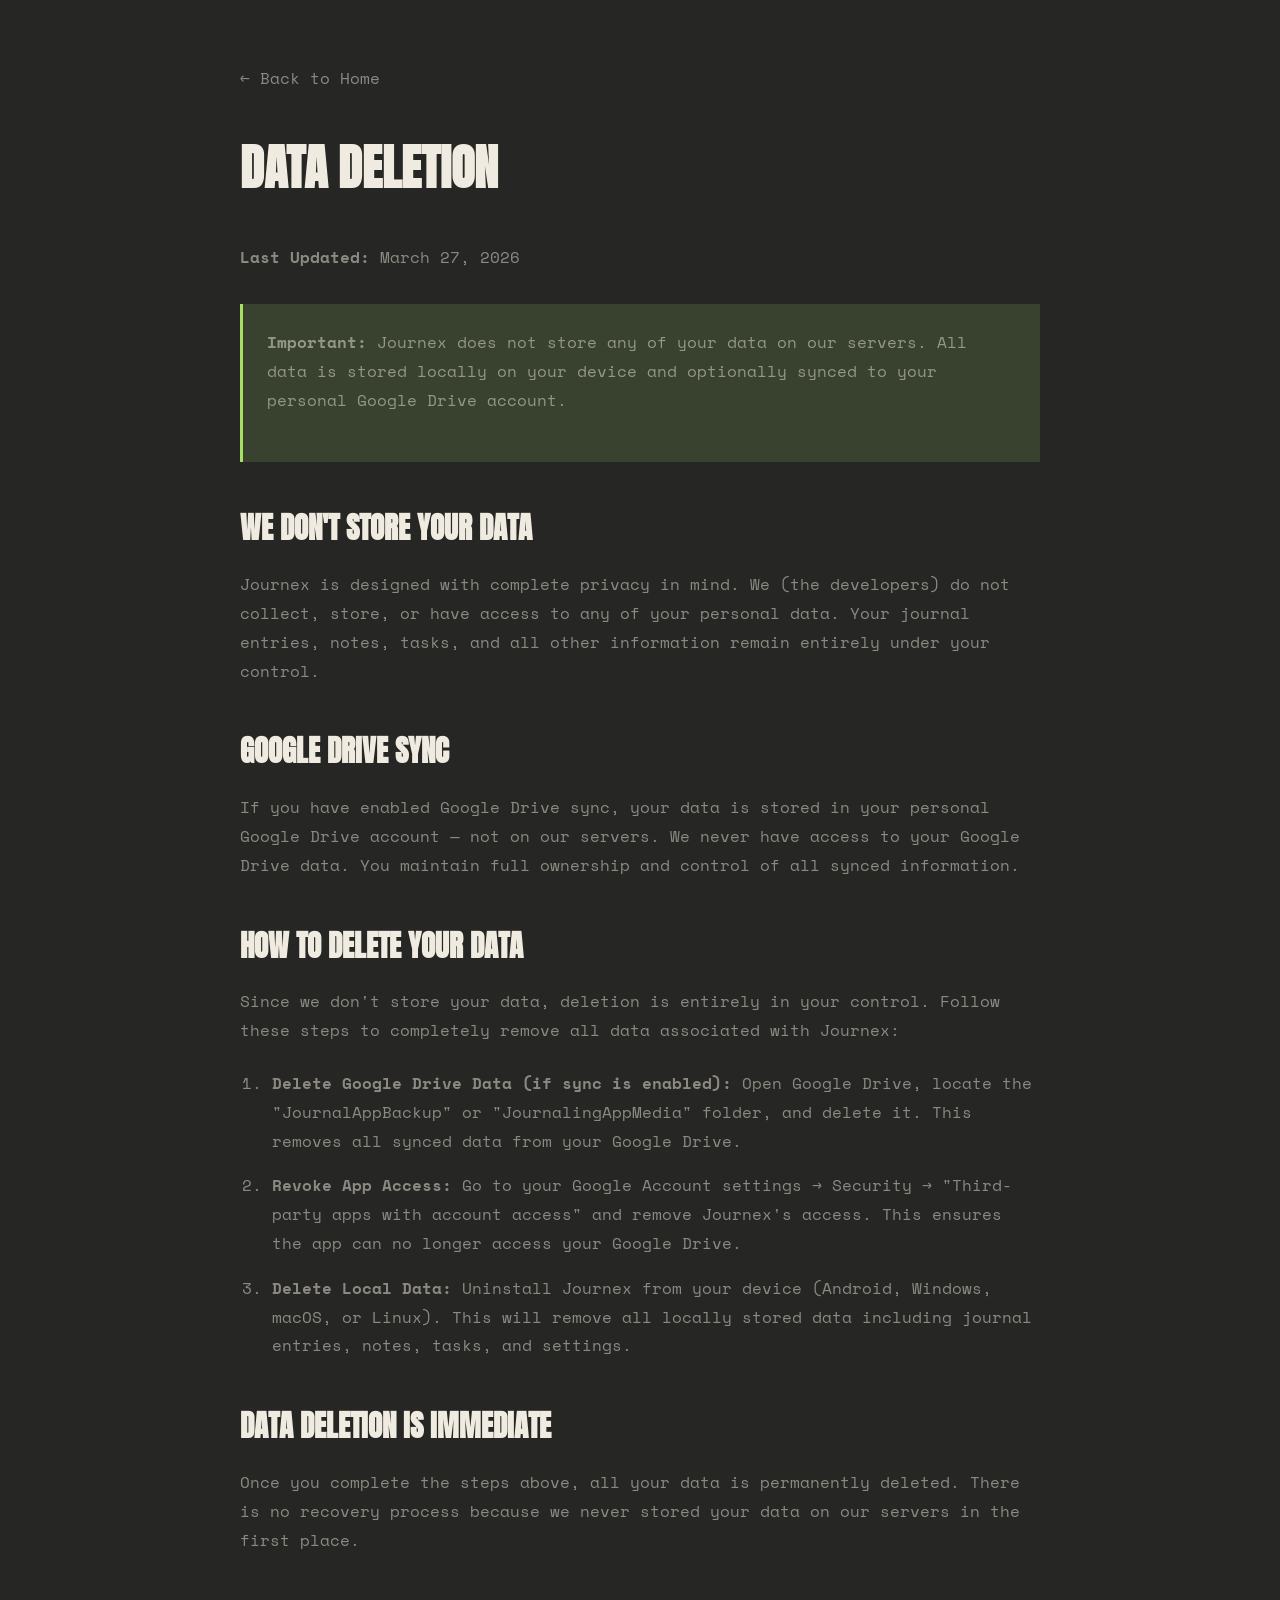
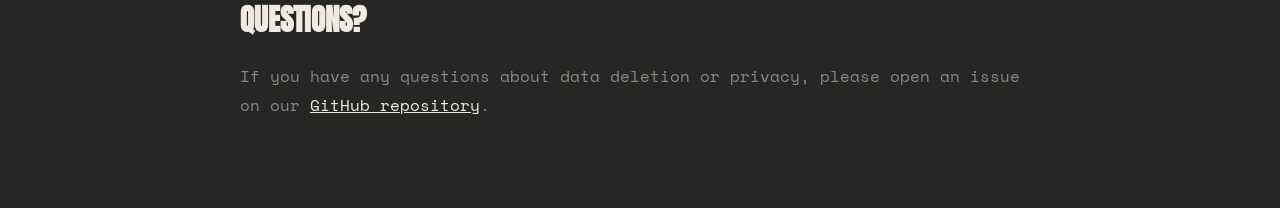
<file: docs/data-deletion.html>
<!DOCTYPE html>
<html lang="en">
<head>
  <meta charset="UTF-8">
  <meta name="viewport" content="width=device-width, initial-scale=1.0">
  <title>Data Deletion — Journex</title>
  <link rel="preconnect" href="https://fonts.googleapis.com">
  <link rel="preconnect" href="https://fonts.gstatic.com" crossorigin>
  <link href="https://fonts.googleapis.com/css2?family=Anton&family=Instrument+Serif:ital@0;1&family=Space+Mono:wght@400;700&display=swap" rel="stylesheet">
  <style>
    :root {
      --bg: #262624;
      --fg: #F0EBE0;
      --fg-dim: rgba(240,235,224,0.5);
      --border: 1px solid rgba(240,235,224,0.12);
      --font-display: 'Anton', sans-serif;
      --font-mono: 'Space Mono', monospace;
    }
    * { box-sizing: border-box; margin: 0; padding: 0; }
    body {
      background: var(--bg);
      color: var(--fg);
      font-family: var(--font-mono);
      line-height: 1.8;
      padding: 4rem 2rem;
    }
    .container {
      max-width: 800px;
      margin: 0 auto;
    }
    h1 {
      font-family: var(--font-display);
      font-size: 3rem;
      text-transform: uppercase;
      margin-bottom: 2rem;
    }
    h2 {
      font-family: var(--font-display);
      font-size: 1.8rem;
      text-transform: uppercase;
      margin: 2.5rem 0 1rem;
    }
    p {
      margin-bottom: 1.5rem;
      color: var(--fg-dim);
    }
    a {
      color: var(--fg);
      text-decoration: underline;
    }
    .back-link {
      display: inline-block;
      margin-bottom: 2rem;
      text-decoration: none;
      color: var(--fg-dim);
      transition: color 0.15s;
    }
    .back-link:hover {
      color: var(--fg);
    }
    ol {
      margin-left: 2rem;
      margin-bottom: 1.5rem;
      color: var(--fg-dim);
    }
    ol li {
      margin-bottom: 1rem;
    }
    .highlight {
      background: rgba(168, 224, 99, 0.15);
      padding: 1.5rem;
      border-left: 3px solid #A8E063;
      margin: 2rem 0;
    }
  </style>
</head>
<body>
  <div class="container">
    <a href="index.html" class="back-link">← Back to Home</a>
    
    <h1>Data Deletion</h1>
    
    <p><strong>Last Updated:</strong> March 27, 2026</p>
    
    <div class="highlight">
      <p><strong>Important:</strong> Journex does not store any of your data on our servers. All data is stored locally on your device and optionally synced to your personal Google Drive account.</p>
    </div>
    
    <h2>We Don't Store Your Data</h2>
    <p>Journex is designed with complete privacy in mind. We (the developers) do not collect, store, or have access to any of your personal data. Your journal entries, notes, tasks, and all other information remain entirely under your control.</p>
    
    <h2>Google Drive Sync</h2>
    <p>If you have enabled Google Drive sync, your data is stored in your personal Google Drive account — not on our servers. We never have access to your Google Drive data. You maintain full ownership and control of all synced information.</p>
    
    <h2>How to Delete Your Data</h2>
    <p>Since we don't store your data, deletion is entirely in your control. Follow these steps to completely remove all data associated with Journex:</p>
    
    <ol>
      <li><strong>Delete Google Drive Data (if sync is enabled):</strong> Open Google Drive, locate the "JournalAppBackup" or "JournalingAppMedia" folder, and delete it. This removes all synced data from your Google Drive.</li>
      <li><strong>Revoke App Access:</strong> Go to your Google Account settings → Security → "Third-party apps with account access" and remove Journex's access. This ensures the app can no longer access your Google Drive.</li>
      <li><strong>Delete Local Data:</strong> Uninstall Journex from your device (Android, Windows, macOS, or Linux). This will remove all locally stored data including journal entries, notes, tasks, and settings.</li>
    </ol>
    
    <h2>Data Deletion is Immediate</h2>
    <p>Once you complete the steps above, all your data is permanently deleted. There is no recovery process because we never stored your data on our servers in the first place.</p>
    
    <h2>Questions?</h2>
    <p>If you have any questions about data deletion or privacy, please open an issue on our <a href="https://github.com/zeroxv6/Journex/issues">GitHub repository</a>.</p>
  </div>
</body>
</html>
</file>
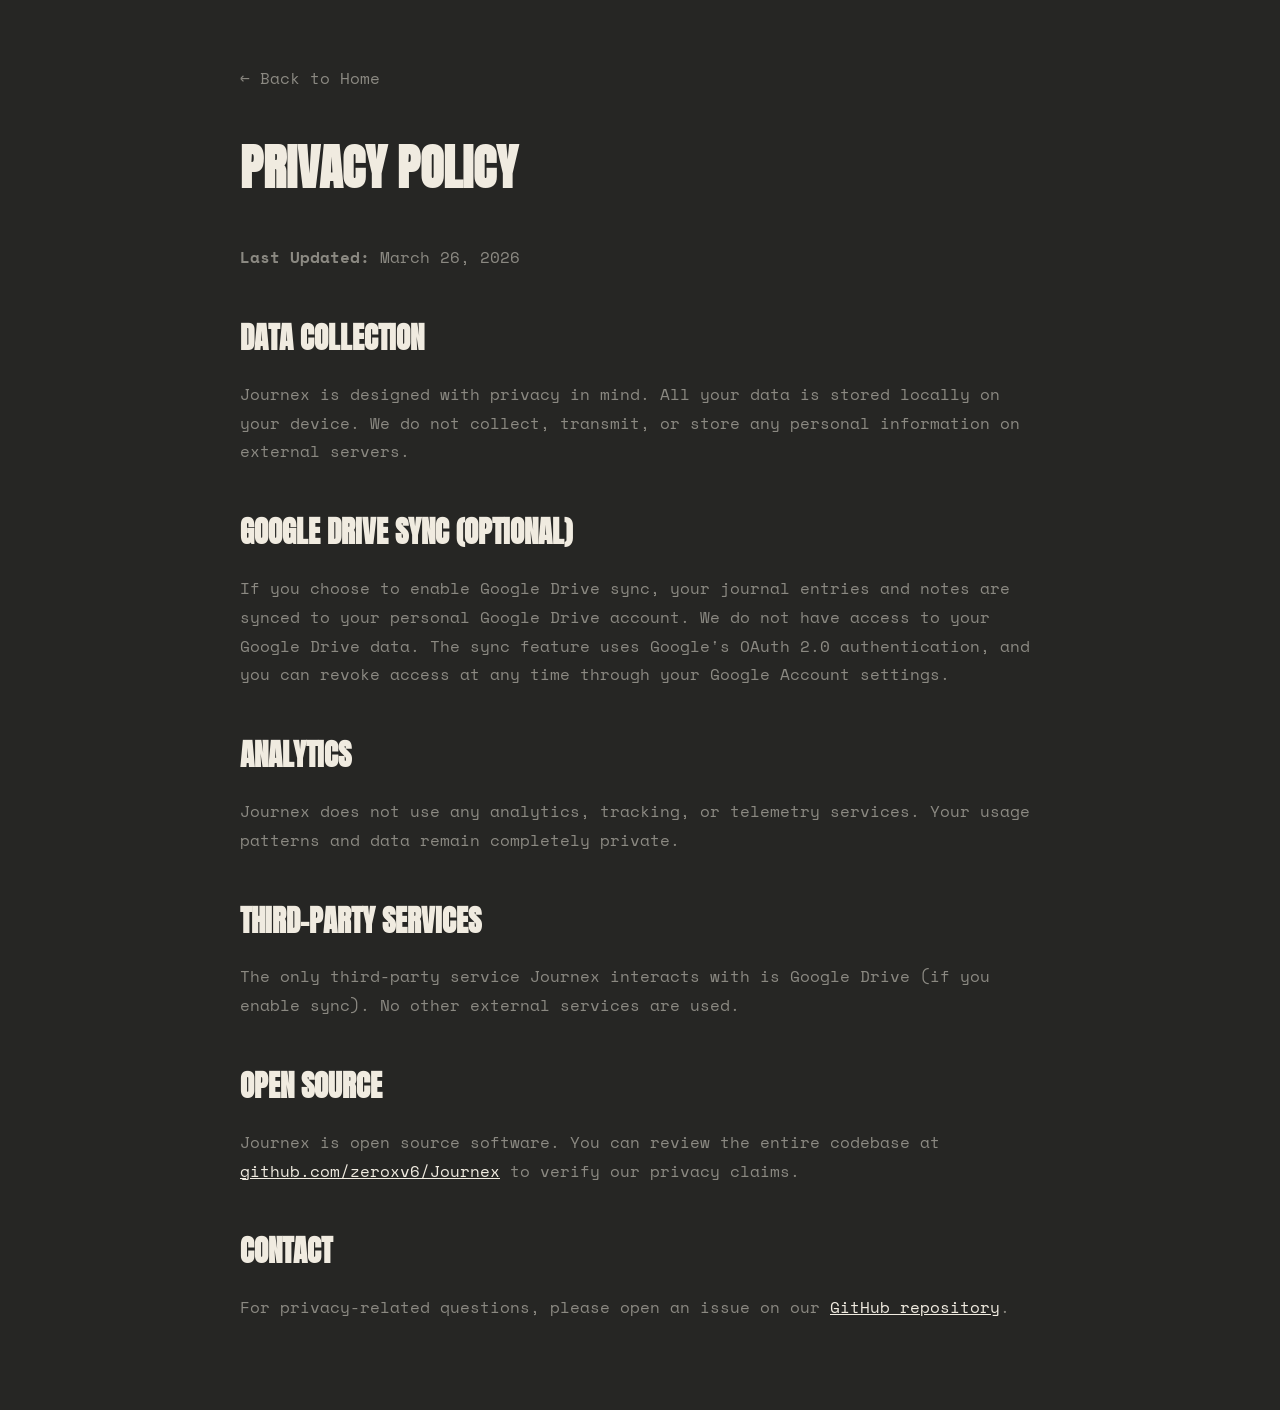
<file: docs/privacy.html>
<!DOCTYPE html>
<html lang="en">
<head>
  <meta charset="UTF-8">
  <meta name="viewport" content="width=device-width, initial-scale=1.0">
  <title>Privacy Policy — Journex</title>
  <link rel="preconnect" href="https://fonts.googleapis.com">
  <link rel="preconnect" href="https://fonts.gstatic.com" crossorigin>
  <link href="https://fonts.googleapis.com/css2?family=Anton&family=Instrument+Serif:ital@0;1&family=Space+Mono:wght@400;700&display=swap" rel="stylesheet">
  <style>
    :root {
      --bg: #262624;
      --fg: #F0EBE0;
      --fg-dim: rgba(240,235,224,0.5);
      --border: 1px solid rgba(240,235,224,0.12);
      --font-display: 'Anton', sans-serif;
      --font-mono: 'Space Mono', monospace;
    }
    * { box-sizing: border-box; margin: 0; padding: 0; }
    body {
      background: var(--bg);
      color: var(--fg);
      font-family: var(--font-mono);
      line-height: 1.8;
      padding: 4rem 2rem;
    }
    .container {
      max-width: 800px;
      margin: 0 auto;
    }
    h1 {
      font-family: var(--font-display);
      font-size: 3rem;
      text-transform: uppercase;
      margin-bottom: 2rem;
    }
    h2 {
      font-family: var(--font-display);
      font-size: 1.8rem;
      text-transform: uppercase;
      margin: 2.5rem 0 1rem;
    }
    p {
      margin-bottom: 1.5rem;
      color: var(--fg-dim);
    }
    a {
      color: var(--fg);
      text-decoration: underline;
    }
    .back-link {
      display: inline-block;
      margin-bottom: 2rem;
      text-decoration: none;
      color: var(--fg-dim);
      transition: color 0.15s;
    }
    .back-link:hover {
      color: var(--fg);
    }
  </style>
</head>
<body>
  <div class="container">
    <a href="index.html" class="back-link">← Back to Home</a>
    
    <h1>Privacy Policy</h1>
    
    <p><strong>Last Updated:</strong> March 26, 2026</p>
    
    <h2>Data Collection</h2>
    <p>Journex is designed with privacy in mind. All your data is stored locally on your device. We do not collect, transmit, or store any personal information on external servers.</p>
    
    <h2>Google Drive Sync (Optional)</h2>
    <p>If you choose to enable Google Drive sync, your journal entries and notes are synced to your personal Google Drive account. We do not have access to your Google Drive data. The sync feature uses Google's OAuth 2.0 authentication, and you can revoke access at any time through your Google Account settings.</p>
    
    <h2>Analytics</h2>
    <p>Journex does not use any analytics, tracking, or telemetry services. Your usage patterns and data remain completely private.</p>
    
    <h2>Third-Party Services</h2>
    <p>The only third-party service Journex interacts with is Google Drive (if you enable sync). No other external services are used.</p>
    
    <h2>Open Source</h2>
    <p>Journex is open source software. You can review the entire codebase at <a href="https://github.com/zeroxv6/Journex">github.com/zeroxv6/Journex</a> to verify our privacy claims.</p>
    
    <h2>Contact</h2>
    <p>For privacy-related questions, please open an issue on our <a href="https://github.com/zeroxv6/Journex/issues">GitHub repository</a>.</p>
  </div>
</body>
</html>
</file>
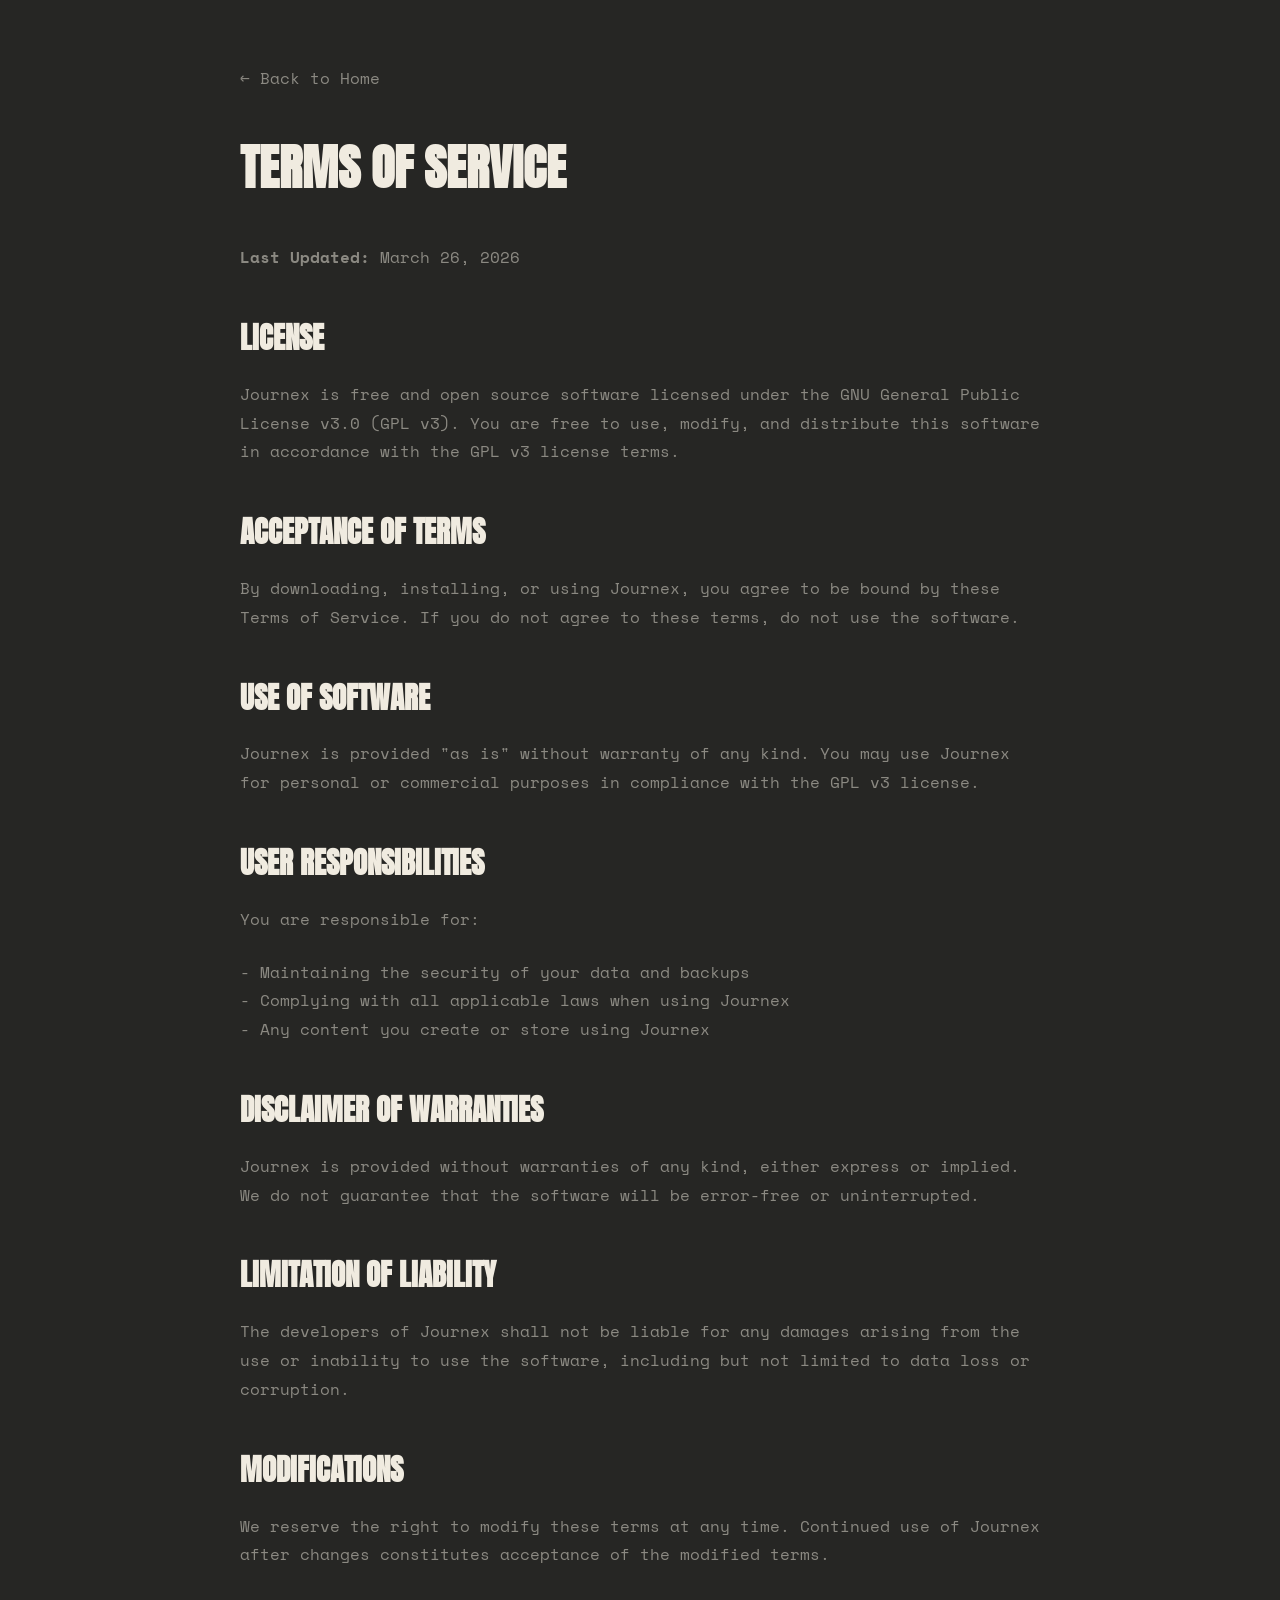
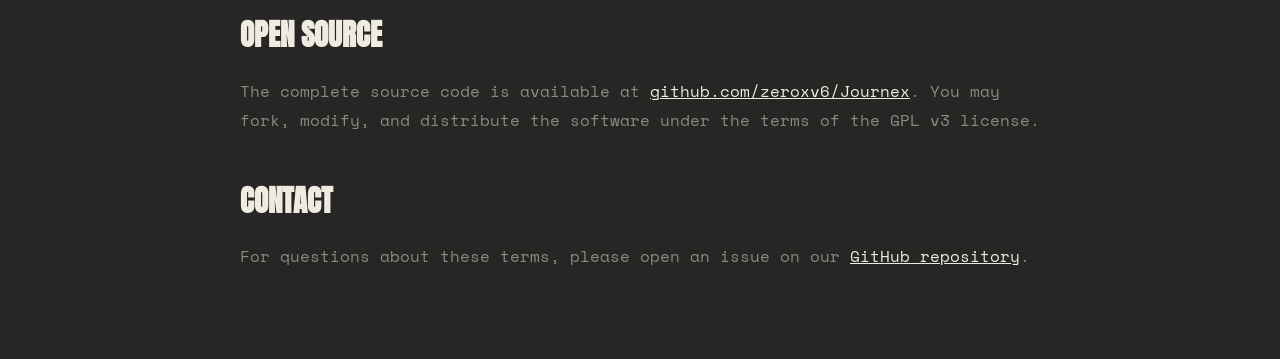
<file: docs/terms.html>
<!DOCTYPE html>
<html lang="en">
<head>
  <meta charset="UTF-8">
  <meta name="viewport" content="width=device-width, initial-scale=1.0">
  <title>Terms of Service — Journex</title>
  <link rel="preconnect" href="https://fonts.googleapis.com">
  <link rel="preconnect" href="https://fonts.gstatic.com" crossorigin>
  <link href="https://fonts.googleapis.com/css2?family=Anton&family=Instrument+Serif:ital@0;1&family=Space+Mono:wght@400;700&display=swap" rel="stylesheet">
  <style>
    :root {
      --bg: #262624;
      --fg: #F0EBE0;
      --fg-dim: rgba(240,235,224,0.5);
      --border: 1px solid rgba(240,235,224,0.12);
      --font-display: 'Anton', sans-serif;
      --font-mono: 'Space Mono', monospace;
    }
    * { box-sizing: border-box; margin: 0; padding: 0; }
    body {
      background: var(--bg);
      color: var(--fg);
      font-family: var(--font-mono);
      line-height: 1.8;
      padding: 4rem 2rem;
    }
    .container {
      max-width: 800px;
      margin: 0 auto;
    }
    h1 {
      font-family: var(--font-display);
      font-size: 3rem;
      text-transform: uppercase;
      margin-bottom: 2rem;
    }
    h2 {
      font-family: var(--font-display);
      font-size: 1.8rem;
      text-transform: uppercase;
      margin: 2.5rem 0 1rem;
    }
    p {
      margin-bottom: 1.5rem;
      color: var(--fg-dim);
    }
    a {
      color: var(--fg);
      text-decoration: underline;
    }
    .back-link {
      display: inline-block;
      margin-bottom: 2rem;
      text-decoration: none;
      color: var(--fg-dim);
      transition: color 0.15s;
    }
    .back-link:hover {
      color: var(--fg);
    }
  </style>
</head>
<body>
  <div class="container">
    <a href="index.html" class="back-link">← Back to Home</a>
    
    <h1>Terms of Service</h1>
    
    <p><strong>Last Updated:</strong> March 26, 2026</p>
    
    <h2>License</h2>
    <p>Journex is free and open source software licensed under the GNU General Public License v3.0 (GPL v3). You are free to use, modify, and distribute this software in accordance with the GPL v3 license terms.</p>
    
    <h2>Acceptance of Terms</h2>
    <p>By downloading, installing, or using Journex, you agree to be bound by these Terms of Service. If you do not agree to these terms, do not use the software.</p>
    
    <h2>Use of Software</h2>
    <p>Journex is provided "as is" without warranty of any kind. You may use Journex for personal or commercial purposes in compliance with the GPL v3 license.</p>
    
    <h2>User Responsibilities</h2>
    <p>You are responsible for:</p>
    <p>- Maintaining the security of your data and backups<br>
    - Complying with all applicable laws when using Journex<br>
    - Any content you create or store using Journex</p>
    
    <h2>Disclaimer of Warranties</h2>
    <p>Journex is provided without warranties of any kind, either express or implied. We do not guarantee that the software will be error-free or uninterrupted.</p>
    
    <h2>Limitation of Liability</h2>
    <p>The developers of Journex shall not be liable for any damages arising from the use or inability to use the software, including but not limited to data loss or corruption.</p>
    
    <h2>Modifications</h2>
    <p>We reserve the right to modify these terms at any time. Continued use of Journex after changes constitutes acceptance of the modified terms.</p>
    
    <h2>Open Source</h2>
    <p>The complete source code is available at <a href="https://github.com/zeroxv6/Journex">github.com/zeroxv6/Journex</a>. You may fork, modify, and distribute the software under the terms of the GPL v3 license.</p>
    
    <h2>Contact</h2>
    <p>For questions about these terms, please open an issue on our <a href="https://github.com/zeroxv6/Journex/issues">GitHub repository</a>.</p>
  </div>
</body>
</html>
</file>
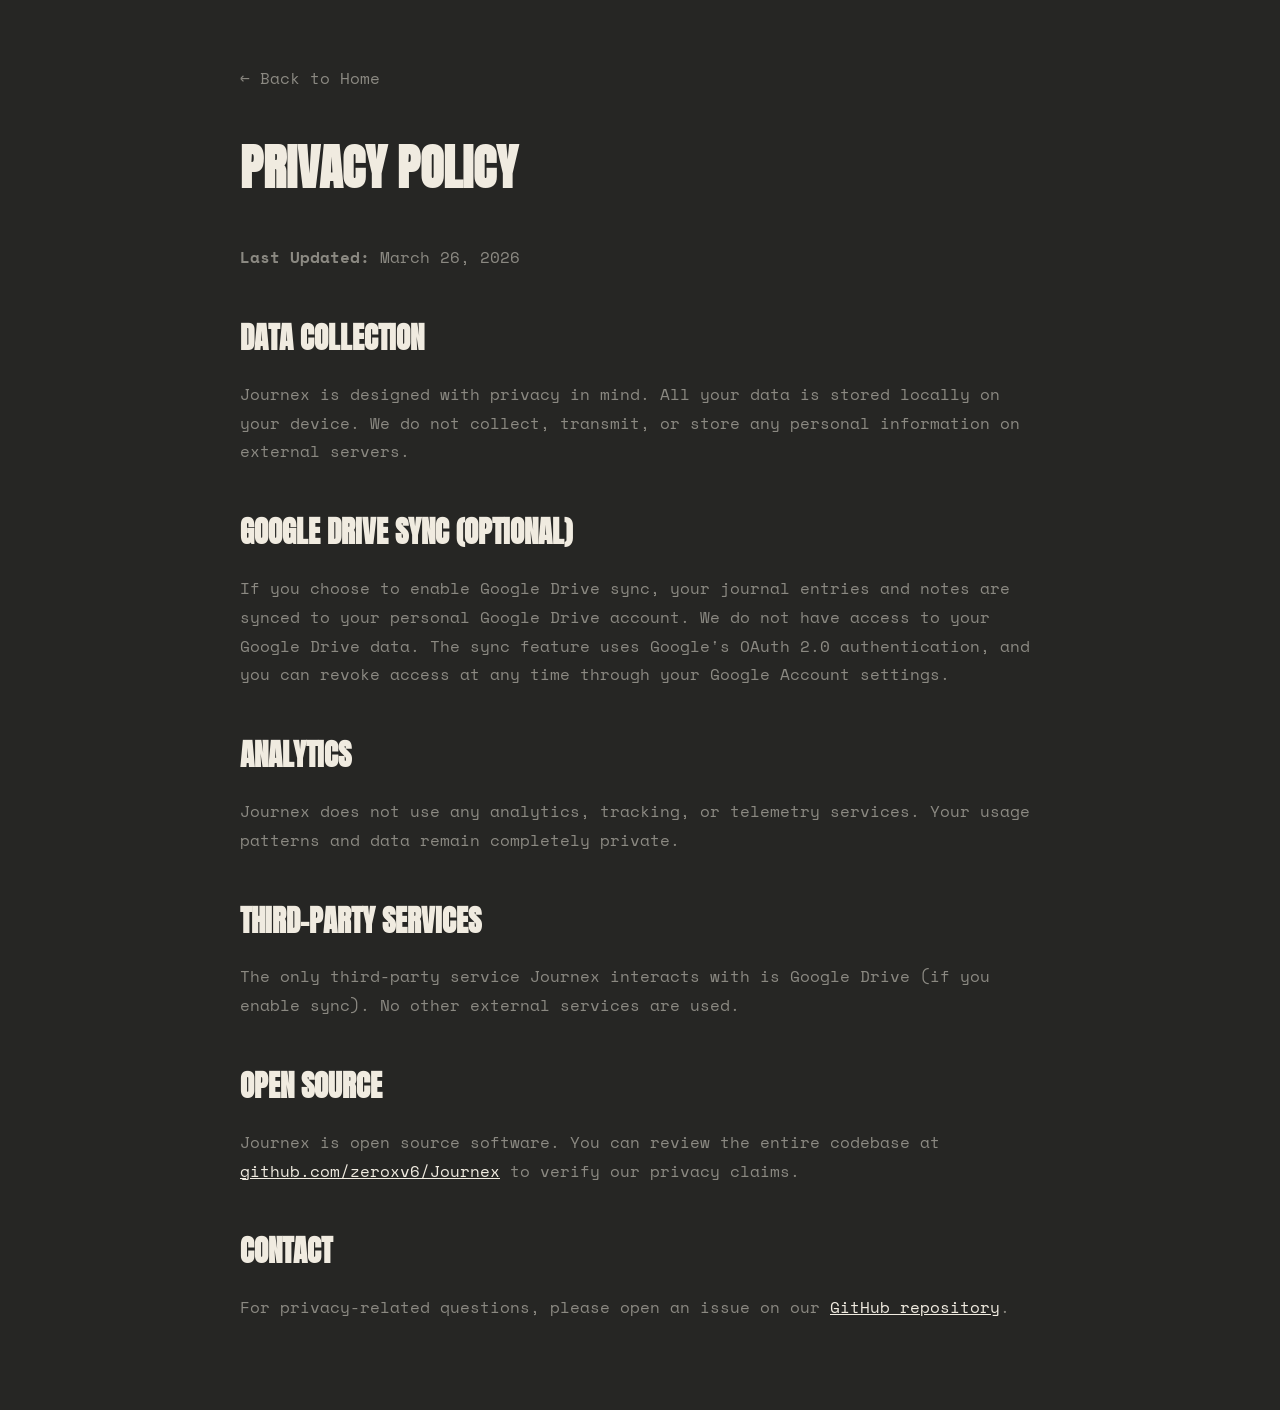
<file: website/privacy.html>
<!DOCTYPE html>
<html lang="en">
<head>
  <meta charset="UTF-8">
  <meta name="viewport" content="width=device-width, initial-scale=1.0">
  <title>Privacy Policy — Journex</title>
  <link rel="preconnect" href="https://fonts.googleapis.com">
  <link rel="preconnect" href="https://fonts.gstatic.com" crossorigin>
  <link href="https://fonts.googleapis.com/css2?family=Anton&family=Instrument+Serif:ital@0;1&family=Space+Mono:wght@400;700&display=swap" rel="stylesheet">
  <style>
    :root {
      --bg: #262624;
      --fg: #F0EBE0;
      --fg-dim: rgba(240,235,224,0.5);
      --border: 1px solid rgba(240,235,224,0.12);
      --font-display: 'Anton', sans-serif;
      --font-mono: 'Space Mono', monospace;
    }
    * { box-sizing: border-box; margin: 0; padding: 0; }
    body {
      background: var(--bg);
      color: var(--fg);
      font-family: var(--font-mono);
      line-height: 1.8;
      padding: 4rem 2rem;
    }
    .container {
      max-width: 800px;
      margin: 0 auto;
    }
    h1 {
      font-family: var(--font-display);
      font-size: 3rem;
      text-transform: uppercase;
      margin-bottom: 2rem;
    }
    h2 {
      font-family: var(--font-display);
      font-size: 1.8rem;
      text-transform: uppercase;
      margin: 2.5rem 0 1rem;
    }
    p {
      margin-bottom: 1.5rem;
      color: var(--fg-dim);
    }
    a {
      color: var(--fg);
      text-decoration: underline;
    }
    .back-link {
      display: inline-block;
      margin-bottom: 2rem;
      text-decoration: none;
      color: var(--fg-dim);
      transition: color 0.15s;
    }
    .back-link:hover {
      color: var(--fg);
    }
  </style>
</head>
<body>
  <div class="container">
    <a href="index.html" class="back-link">← Back to Home</a>
    
    <h1>Privacy Policy</h1>
    
    <p><strong>Last Updated:</strong> March 26, 2026</p>
    
    <h2>Data Collection</h2>
    <p>Journex is designed with privacy in mind. All your data is stored locally on your device. We do not collect, transmit, or store any personal information on external servers.</p>
    
    <h2>Google Drive Sync (Optional)</h2>
    <p>If you choose to enable Google Drive sync, your journal entries and notes are synced to your personal Google Drive account. We do not have access to your Google Drive data. The sync feature uses Google's OAuth 2.0 authentication, and you can revoke access at any time through your Google Account settings.</p>
    
    <h2>Analytics</h2>
    <p>Journex does not use any analytics, tracking, or telemetry services. Your usage patterns and data remain completely private.</p>
    
    <h2>Third-Party Services</h2>
    <p>The only third-party service Journex interacts with is Google Drive (if you enable sync). No other external services are used.</p>
    
    <h2>Open Source</h2>
    <p>Journex is open source software. You can review the entire codebase at <a href="https://github.com/zeroxv6/Journex">github.com/zeroxv6/Journex</a> to verify our privacy claims.</p>
    
    <h2>Contact</h2>
    <p>For privacy-related questions, please open an issue on our <a href="https://github.com/zeroxv6/Journex/issues">GitHub repository</a>.</p>
  </div>
</body>
</html>
</file>
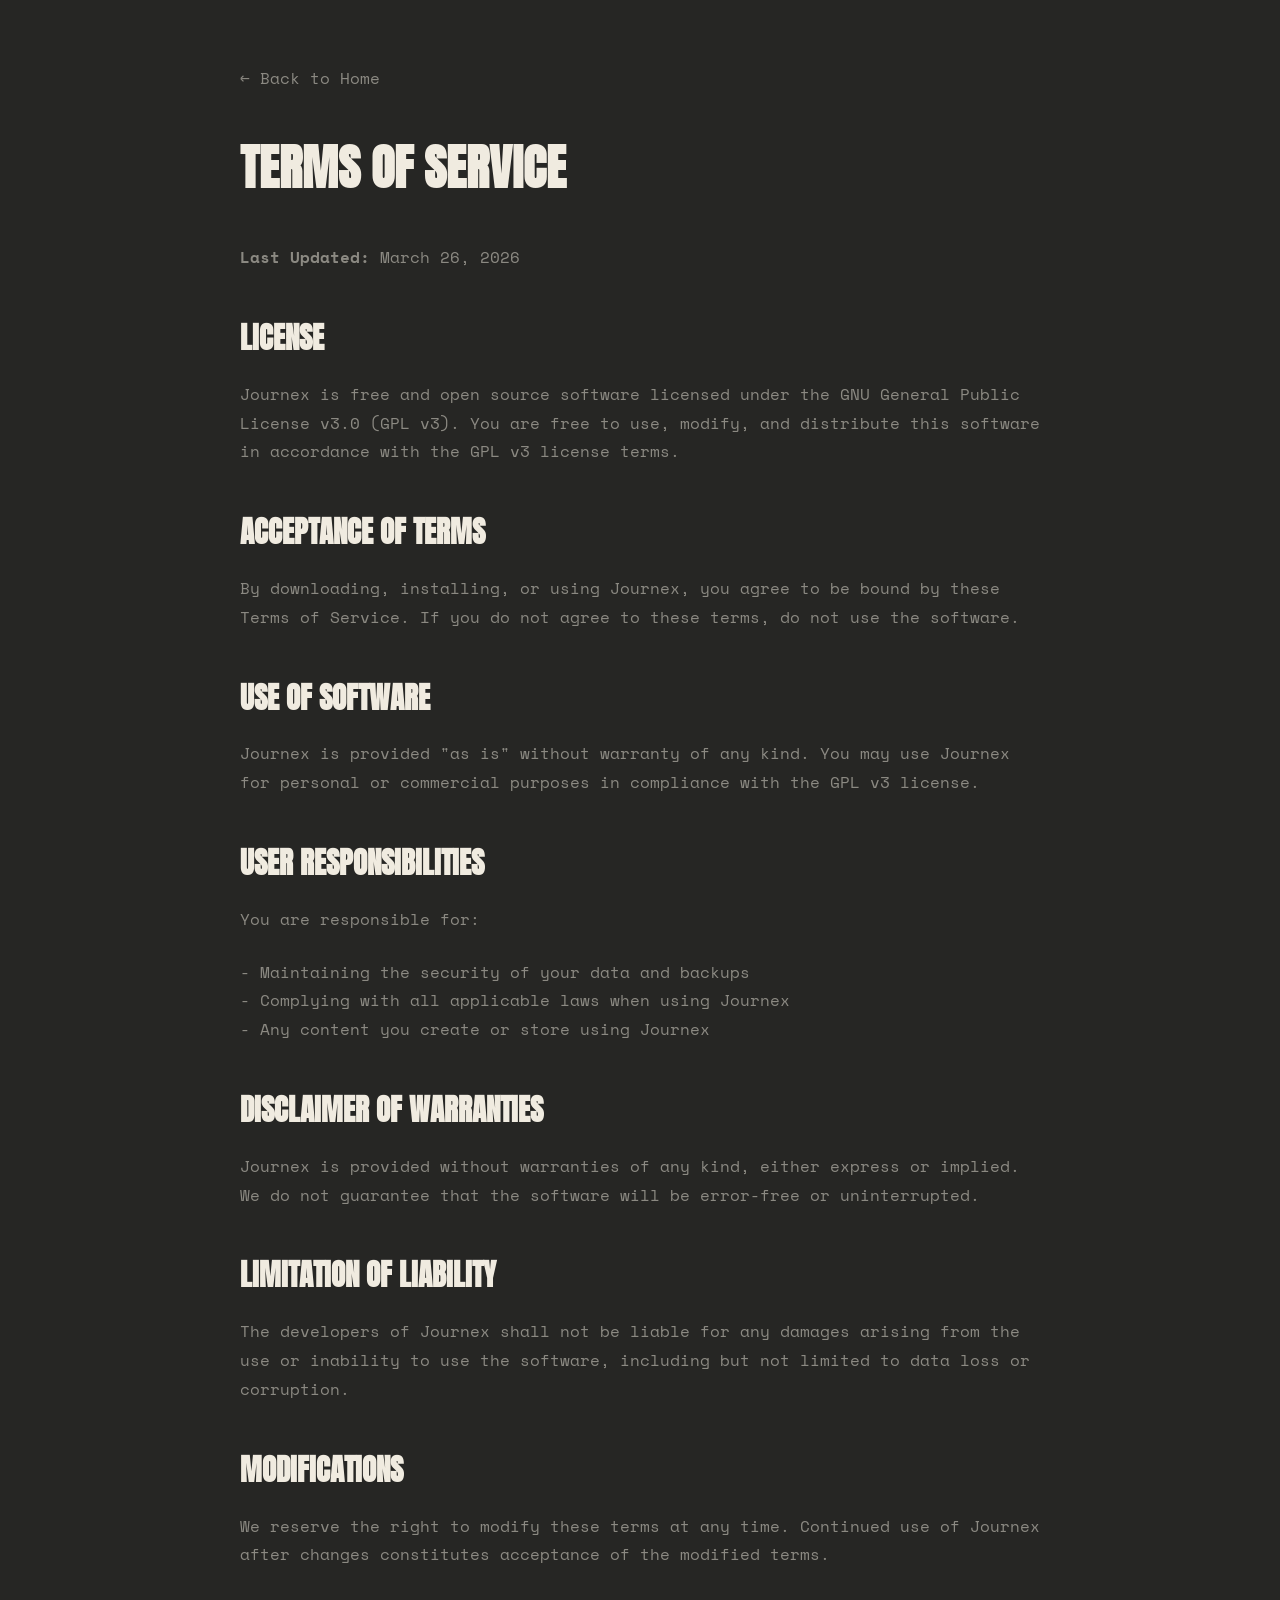
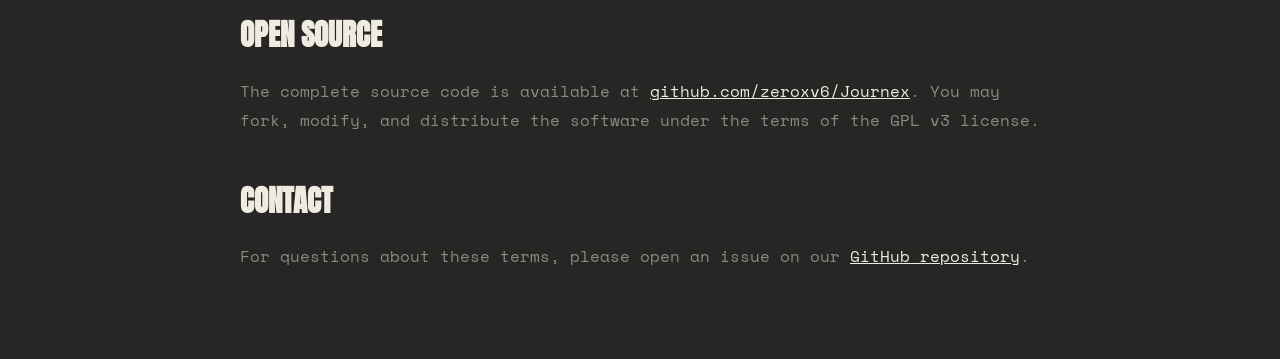
<file: website/terms.html>
<!DOCTYPE html>
<html lang="en">
<head>
  <meta charset="UTF-8">
  <meta name="viewport" content="width=device-width, initial-scale=1.0">
  <title>Terms of Service — Journex</title>
  <link rel="preconnect" href="https://fonts.googleapis.com">
  <link rel="preconnect" href="https://fonts.gstatic.com" crossorigin>
  <link href="https://fonts.googleapis.com/css2?family=Anton&family=Instrument+Serif:ital@0;1&family=Space+Mono:wght@400;700&display=swap" rel="stylesheet">
  <style>
    :root {
      --bg: #262624;
      --fg: #F0EBE0;
      --fg-dim: rgba(240,235,224,0.5);
      --border: 1px solid rgba(240,235,224,0.12);
      --font-display: 'Anton', sans-serif;
      --font-mono: 'Space Mono', monospace;
    }
    * { box-sizing: border-box; margin: 0; padding: 0; }
    body {
      background: var(--bg);
      color: var(--fg);
      font-family: var(--font-mono);
      line-height: 1.8;
      padding: 4rem 2rem;
    }
    .container {
      max-width: 800px;
      margin: 0 auto;
    }
    h1 {
      font-family: var(--font-display);
      font-size: 3rem;
      text-transform: uppercase;
      margin-bottom: 2rem;
    }
    h2 {
      font-family: var(--font-display);
      font-size: 1.8rem;
      text-transform: uppercase;
      margin: 2.5rem 0 1rem;
    }
    p {
      margin-bottom: 1.5rem;
      color: var(--fg-dim);
    }
    a {
      color: var(--fg);
      text-decoration: underline;
    }
    .back-link {
      display: inline-block;
      margin-bottom: 2rem;
      text-decoration: none;
      color: var(--fg-dim);
      transition: color 0.15s;
    }
    .back-link:hover {
      color: var(--fg);
    }
  </style>
</head>
<body>
  <div class="container">
    <a href="index.html" class="back-link">← Back to Home</a>
    
    <h1>Terms of Service</h1>
    
    <p><strong>Last Updated:</strong> March 26, 2026</p>
    
    <h2>License</h2>
    <p>Journex is free and open source software licensed under the GNU General Public License v3.0 (GPL v3). You are free to use, modify, and distribute this software in accordance with the GPL v3 license terms.</p>
    
    <h2>Acceptance of Terms</h2>
    <p>By downloading, installing, or using Journex, you agree to be bound by these Terms of Service. If you do not agree to these terms, do not use the software.</p>
    
    <h2>Use of Software</h2>
    <p>Journex is provided "as is" without warranty of any kind. You may use Journex for personal or commercial purposes in compliance with the GPL v3 license.</p>
    
    <h2>User Responsibilities</h2>
    <p>You are responsible for:</p>
    <p>- Maintaining the security of your data and backups<br>
    - Complying with all applicable laws when using Journex<br>
    - Any content you create or store using Journex</p>
    
    <h2>Disclaimer of Warranties</h2>
    <p>Journex is provided without warranties of any kind, either express or implied. We do not guarantee that the software will be error-free or uninterrupted.</p>
    
    <h2>Limitation of Liability</h2>
    <p>The developers of Journex shall not be liable for any damages arising from the use or inability to use the software, including but not limited to data loss or corruption.</p>
    
    <h2>Modifications</h2>
    <p>We reserve the right to modify these terms at any time. Continued use of Journex after changes constitutes acceptance of the modified terms.</p>
    
    <h2>Open Source</h2>
    <p>The complete source code is available at <a href="https://github.com/zeroxv6/Journex">github.com/zeroxv6/Journex</a>. You may fork, modify, and distribute the software under the terms of the GPL v3 license.</p>
    
    <h2>Contact</h2>
    <p>For questions about these terms, please open an issue on our <a href="https://github.com/zeroxv6/Journex/issues">GitHub repository</a>.</p>
  </div>
</body>
</html>
</file>
